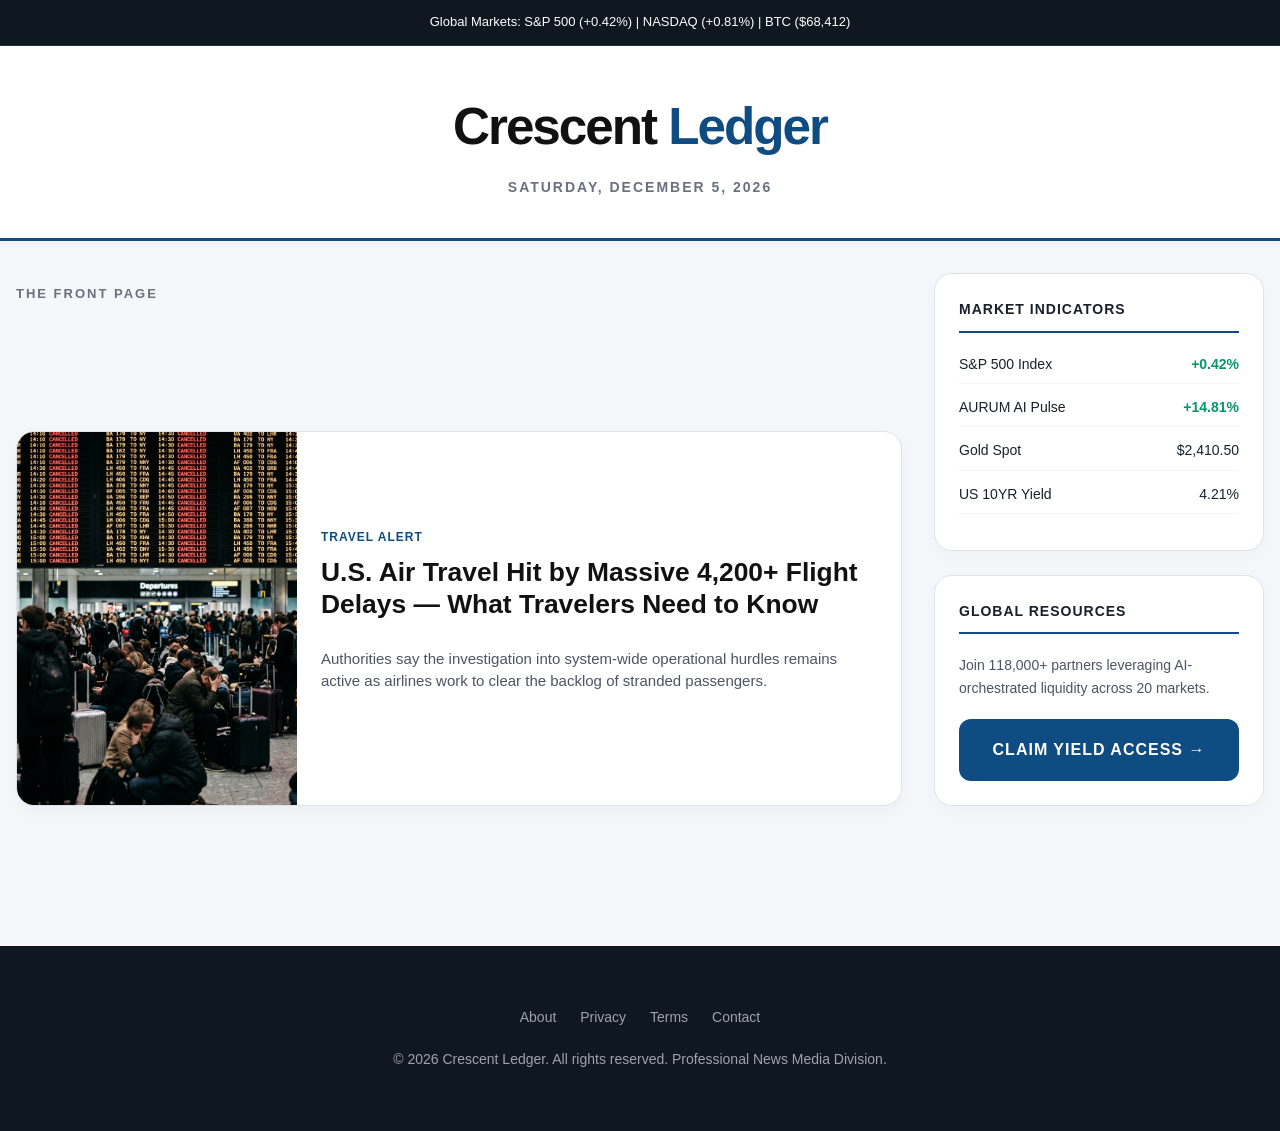
<file: index.html>
<!DOCTYPE html>
<html lang="en">
<head>
  <meta charset="UTF-8">
  <meta name="viewport" content="width=device-width, initial-scale=1.0">
  <title>Crescent Ledger — Professional Business & Global News</title>
  <style>
    :root {
      --bg: #f5f7fb;
      --card: #ffffff;
      --text: #18212b;
      --muted: #68717d;
      --line: #dde3ea;
      --accent: #0f4c81;
    }
    * { box-sizing: border-box; }
    body {
      margin: 0;
      font-family: -apple-system, BlinkMacSystemFont, "Segoe UI", Roboto, Helvetica, Arial, sans-serif;
      color: var(--text);
      background: var(--bg);
      line-height: 1.6;
    }
    a { color: inherit; text-decoration: none; }
    
    .topbar { background: #0f1720; color: #fff; padding: 12px; font-size: 13px; text-align: center; font-weight: 500; border-bottom: 1px solid #243142; }
    
    header { background: #fff; padding: 40px 16px; border-bottom: 3px solid var(--accent); text-align: center; box-shadow: 0 4px 12px rgba(0,0,0,0.03); }
    .site-title { font-size: 3.2rem; font-weight: 900; letter-spacing: -2px; color: #111; margin-bottom: 8px; }
    .site-title span { color: var(--accent); }
    .site-date { color: var(--muted); font-size: 14px; text-transform: uppercase; letter-spacing: 2px; font-weight: 600; }

    .container {
      max-width: 1280px;
      margin: 32px auto;
      padding: 0 16px 60px;
      display: grid;
      grid-template-columns: minmax(0, 1fr) 330px;
      gap: 32px;
    }

    .main-grid { display: grid; gap: 24px; }
    
    .news-card {
      background: var(--card);
      border: 1px solid var(--line);
      border-radius: 18px;
      overflow: hidden;
      display: grid;
      grid-template-columns: 280px 1fr;
      box-shadow: 0 6px 20px rgba(16, 24, 40, 0.04);
      transition: transform 0.2s, box-shadow 0.2s;
    }
    .news-card:hover { transform: translateY(-3px); box-shadow: 0 12px 32px rgba(16, 24, 40, 0.08); }
    
    .card-img { width: 100%; height: 100%; object-fit: cover; background: #eee; }
    .card-content { padding: 24px; display: flex; flex-direction: column; justify-content: center; }
    
    .card-kicker { color: var(--accent); font-weight: 800; font-size: 12px; text-transform: uppercase; margin-bottom: 10px; letter-spacing: 1px; }
    .card-title { font-size: 1.65rem; font-weight: 800; line-height: 1.2; margin: 0 0 12px; color: #111; }
    .card-excerpt { color: #4b5563; font-size: 15px; margin-bottom: 16px; line-height: 1.5; }

    aside { display: grid; gap: 24px; align-content: start; }
    .sidebar-widget { background: #fff; border: 1px solid var(--line); padding: 24px; border-radius: 18px; box-shadow: 0 6px 20px rgba(0,0,0,0.03); }
    .widget-title { font-size: 14px; font-weight: 900; text-transform: uppercase; border-bottom: 2px solid var(--accent); padding-bottom: 10px; margin-bottom: 20px; letter-spacing: 1px; }

    .market-row { display: flex; justify-content: space-between; font-size: 14px; margin-bottom: 12px; padding-bottom: 8px; border-bottom: 1px solid #f3f4f6; }
    .trend-up { color: #059669; font-weight: 700; }

    .cta-button {
      display: block;
      background: var(--accent);
      color: #fff;
      text-align: center;
      padding: 18px;
      border-radius: 12px;
      font-weight: 800;
      text-transform: uppercase;
      letter-spacing: 1px;
      margin-top: 10px;
      transition: opacity 0.2s;
    }
    .cta-button:hover { opacity: 0.9; }

    footer { background: #0f1720; color: #9ca3af; padding: 60px 16px; margin-top: 80px; text-align: center; font-size: 14px; }
    
    @media (max-width: 850px) {
      .container { grid-template-columns: 1fr; }
      .news-card { grid-template-columns: 1fr; }
      .card-img { height: 200px; }
    }
  </style>
</head>
<body>

<div class="topbar">
  Global Markets: S&P 500 (+0.42%) | NASDAQ (+0.81%) | BTC ($68,412)
</div>

<header>
  <div class="site-title">Crescent <span>Ledger</span></div>
  <div class="site-date" id="liveDate">Monday, April 20, 2026</div>
</header>

<div class="container">
  <section class="main-grid">
    <h2 style="font-size: 13px; text-transform: uppercase; letter-spacing: 2px; color: var(--muted); font-weight: 900; margin-bottom: 10px;">The Front Page</h2>
    
    
            <div class="news-card">
                <img src="news/flight-chaos-2026/assets/hero.png" class="card-img" alt="U.S. Air Travel Hit by Massive 4,200+ Flight Delays — What Travelers Need to Know">
                <div class="card-content">
                    <div class="card-kicker">Travel Alert</div>
                    <a href="news/flight-chaos-2026/index.html" class="card-title">U.S. Air Travel Hit by Massive 4,200+ Flight Delays — What Travelers Need to Know</a>
                    <p class="card-excerpt">Authorities say the investigation into system-wide operational hurdles remains active as airlines work to clear the backlog of stranded passengers.</p>
                </div>
            </div>
            

  </section>

  <aside>
    <div class="sidebar-widget">
      <div class="widget-title">Market Indicators</div>
      <div class="market-row"><span>S&P 500 Index</span> <span class="trend-up">+0.42%</span></div>
      <div class="market-row"><span>AURUM AI Pulse</span> <span class="trend-up">+14.81%</span></div>
      <div class="market-row"><span>Gold Spot</span> <span>$2,410.50</span></div>
      <div class="market-row"><span>US 10YR Yield</span> <span>4.21%</span></div>
    </div>

    <div class="sidebar-widget">
      <div class="widget-title">Global Resources</div>
      <p style="font-size: 14px; color: #4b5563; margin-bottom: 20px;">Join 118,000+ partners leveraging AI-orchestrated liquidity across 20 markets.</p>
      <a href="https://welcometoaurum.com" class="cta-button">Claim Yield Access →</a>
    </div>
  </aside>
</div>

<footer>
  <div style="margin-bottom: 20px;">
    <a href="#" style="margin: 0 10px;">About</a>
    <a href="#" style="margin: 0 10px;">Privacy</a>
    <a href="#" style="margin: 0 10px;">Terms</a>
    <a href="#" style="margin: 0 10px;">Contact</a>
  </div>
  &copy; 2026 Crescent Ledger. All rights reserved. Professional News Media Division.
</footer>

<script>
  document.getElementById('liveDate').textContent = new Date().toLocaleDateString('en-US', { 
    weekday: 'long', month: 'long', day: 'numeric', year: 'numeric' 
  });
</script>

</body>
</html>
</file>
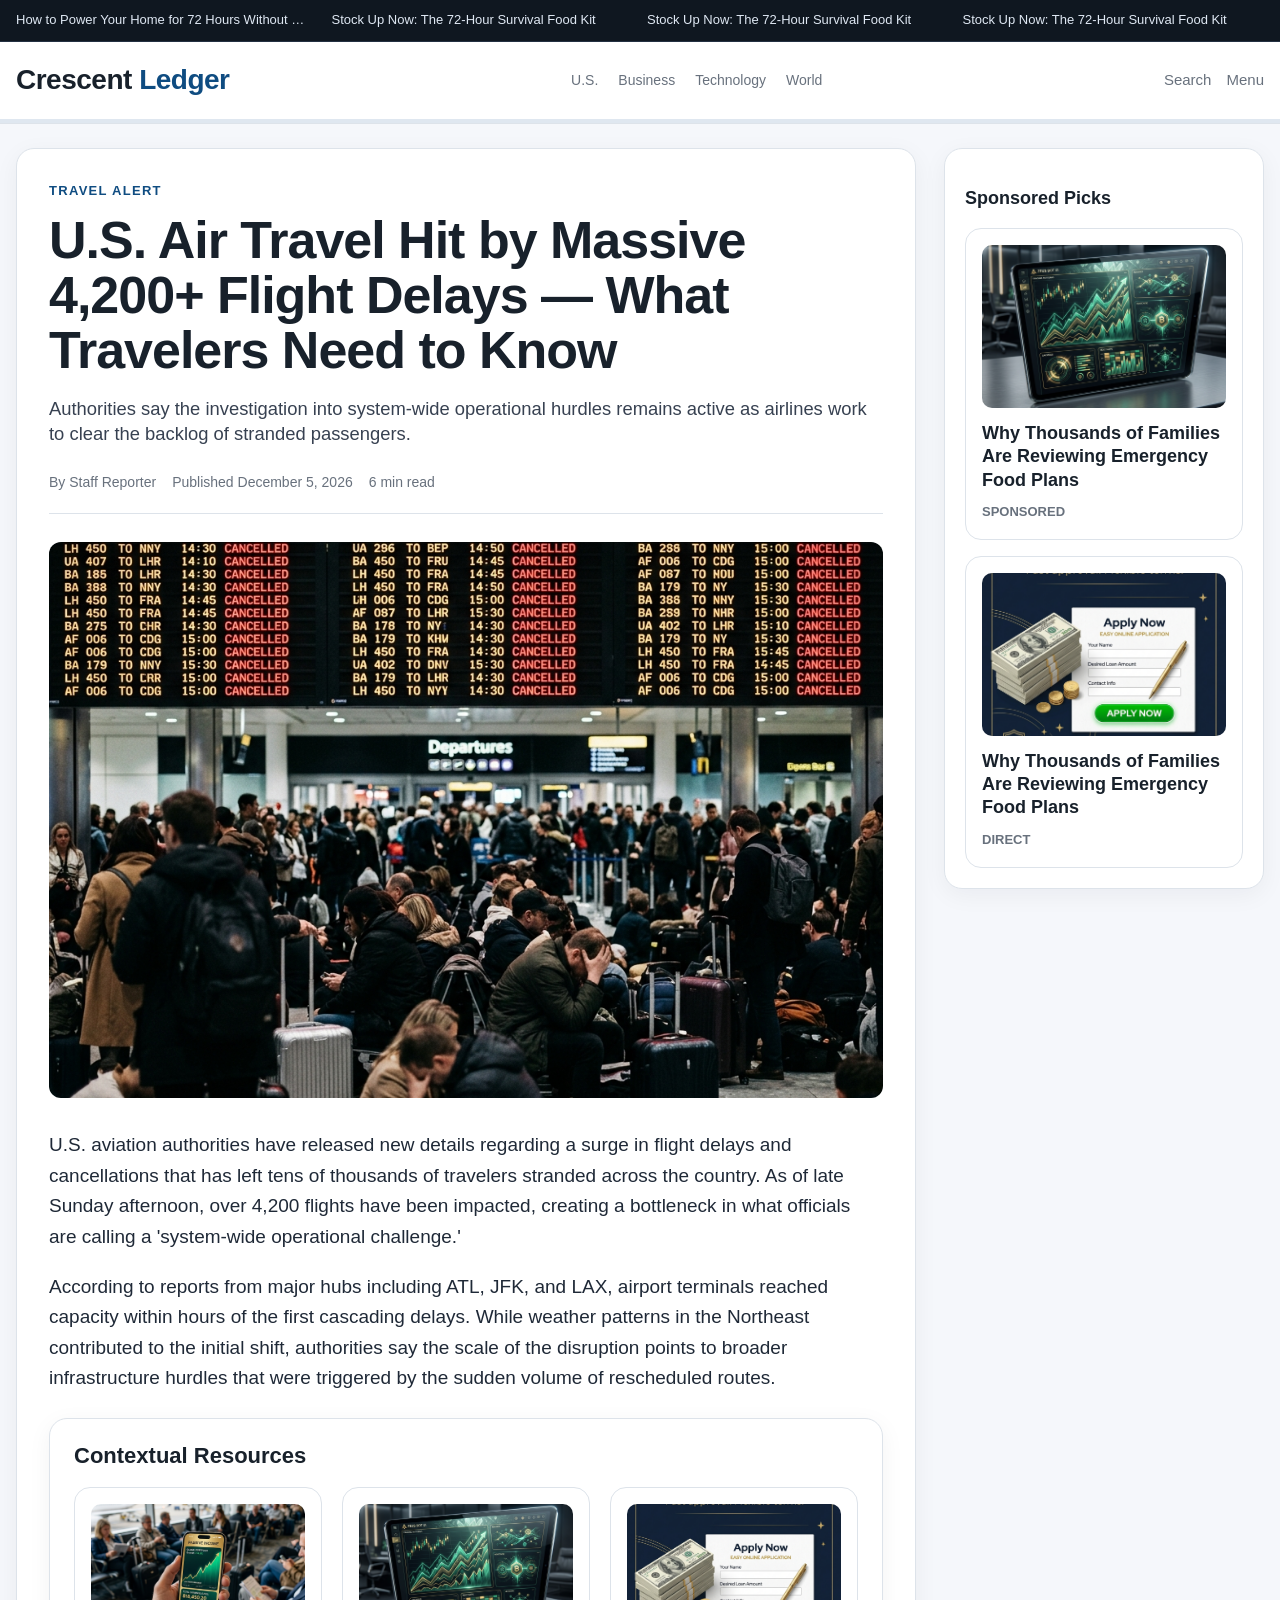
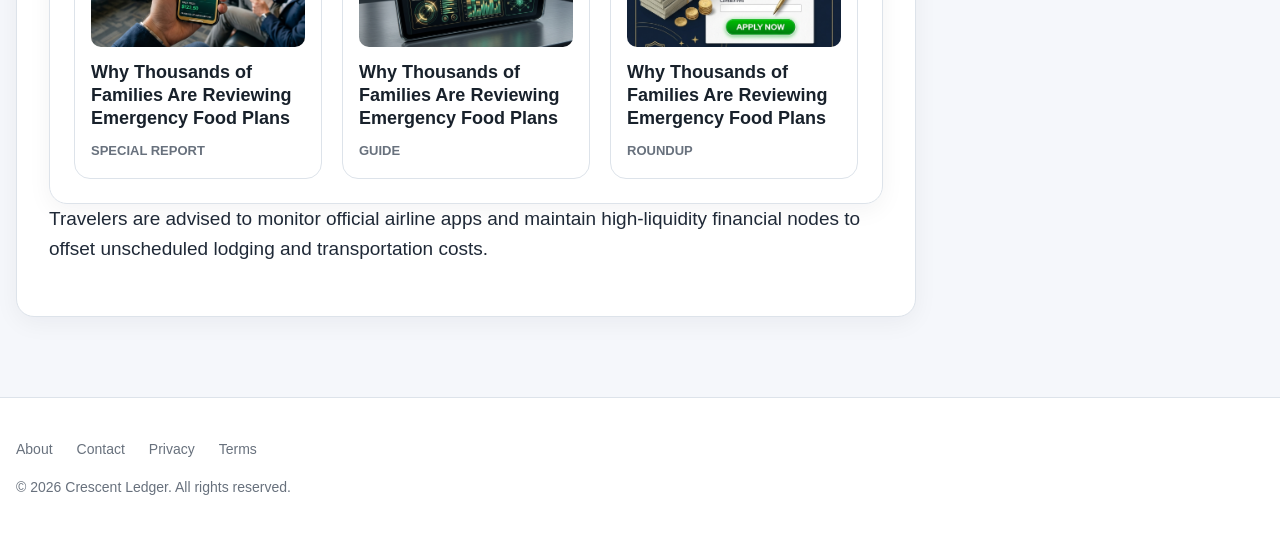
<file: news/flight-chaos-2026/index.html>
<!DOCTYPE html>
<html lang="en">
<head>
  <meta charset="UTF-8">
  <meta name="viewport" content="width=device-width, initial-scale=1.0">
  <title>U.S. Air Travel Hit by Massive 4,200+ Flight Delays — What Travelers Need to Know | Crescent Ledger</title>
  <style>
    :root {
      --bg: #f5f7fb;
      --card: #ffffff;
      --text: #18212b;
      --muted: #68717d;
      --line: #dde3ea;
      --accent: #0f4c81;
      --accent-soft: #e8f1f8;
    }
    * { box-sizing: border-box; }
    body {
      margin: 0;
      font-family: -apple-system, BlinkMacSystemFont, "Segoe UI", Roboto, Helvetica, Arial, sans-serif;
      color: var(--text);
      background: var(--bg);
      line-height: 1.6;
    }
    a { color: inherit; text-decoration: none; }
    
    .topbar {
      background: #0f1720;
      color: #fff;
      font-size: 13px;
      padding: 10px 16px;
      overflow: hidden;
      border-bottom: 1px solid #243142;
      position: sticky;
      top: 0;
      z-index: 20;
    }
    .ticker {
      display: grid;
      grid-template-columns: repeat(4, minmax(0, 1fr));
      gap: 14px;
      max-width: 1280px;
      margin: 0 auto;
    }
    .ticker a {
      white-space: nowrap;
      overflow: hidden;
      text-overflow: ellipsis;
      color: #dfe8f3;
      padding-right: 12px;
    }

    header {
      background: #fff;
      border-bottom: 1px solid var(--line);
      position: relative;
      z-index: 10;
    }
    .header-inner {
      max-width: 1280px;
      margin: 0 auto;
      display: flex;
      align-items: center;
      justify-content: space-between;
      gap: 20px;
      padding: 16px;
    }
    .logo {
      font-size: 28px;
      font-weight: 800;
      letter-spacing: -0.5px;
    }
    .logo span { color: var(--accent); }
    
    nav {
      display: flex;
      flex-wrap: wrap;
      gap: 20px;
      color: var(--muted);
      font-size: 14px;
      font-weight: 500;
    }
    .utility {
      display: flex;
      gap: 15px;
      color: var(--muted);
      font-size: 15px;
    }

    .progress-wrap { height: 4px; background: #dfe7f0; }
    .progress-bar { height: 100%; width: 0; background: var(--accent); }

    .page {
      max-width: 1280px;
      margin: 24px auto;
      padding: 0 16px 40px;
      display: grid;
      grid-template-columns: minmax(0, 1fr) 320px;
      gap: 28px;
      align-items: start;
    }

    .main, .sidebar-card, .module {
      background: var(--card);
      border: 1px solid var(--line);
      border-radius: 18px;
      box-shadow: 0 6px 24px rgba(16, 24, 40, 0.05);
    }

    .article-card { overflow: hidden; }
    .article-inner { padding: 32px; }
    
    .kicker {
      color: var(--accent);
      font-size: 13px;
      font-weight: 700;
      text-transform: uppercase;
      letter-spacing: 0.1em;
      margin-bottom: 12px;
    }
    h1 {
      font-size: clamp(32px, 5vw, 52px);
      line-height: 1.05;
      margin: 0 0 16px;
      font-weight: 900;
      letter-spacing: -1px;
    }
    .dek {
      font-size: 1.15rem;
      color: #374151;
      margin-bottom: 24px;
      line-height: 1.4;
    }

    .meta {
      display: flex;
      flex-wrap: wrap;
      gap: 16px;
      color: var(--muted);
      font-size: 14px;
      padding-bottom: 20px;
      border-bottom: 1px solid var(--line);
      margin-bottom: 28px;
      align-items: center;
    }

    .hero {
      width: 100%;
      aspect-ratio: 1536 / 1024;
      border-radius: 12px;
      overflow: hidden;
      margin-bottom: 32px;
      background: var(--accent-soft);
    }
    .hero img { width: 100%; height: 100%; object-fit: cover; }

    .article-body p {
      margin: 0 0 20px;
      font-size: 19px;
      color: #1f2937;
    }
    .article-body h2 {
      margin: 36px 0 16px;
      font-size: 26px;
      font-weight: 800;
      line-height: 1.2;
    }

    .module { padding: 24px; margin-top: 24px; }
    .module h2 { font-size: 22px; margin: 0 0 18px; font-weight: 800; }

    .tiles { display: grid; gap: 20px; }
    .tiles.three { grid-template-columns: repeat(3, 1fr); }
    
    .tile-item {
      border: 1px solid var(--line);
      border-radius: 16px;
      padding: 16px;
      background: #fff;
      transition: transform 0.2s, box-shadow 0.2s;
    }
    .tile-item:hover { transform: translateY(-4px); box-shadow: 0 8px 20px rgba(0,0,0,0.06); }
    
    .tile-img {
      width: 100%;
      aspect-ratio: 480 / 320;
      border-radius: 10px;
      overflow: hidden;
      margin-bottom: 14px;
      background: var(--bg);
    }
    .tile-img img { width: 100%; height: 100%; object-fit: cover; }
    
    .tile-item h3 { font-size: 18px; line-height: 1.3; margin: 0 0 10px; font-weight: 700; }
    .tile-label { color: var(--muted); font-size: 13px; font-weight: 600; text-transform: uppercase; }

    .timeline { display: grid; gap: 18px; }
    .timeline-item {
      display: grid;
      grid-template-columns: 100px 1fr;
      gap: 16px;
      padding-bottom: 18px;
      border-bottom: 1px solid var(--line);
    }
    .timeline-item:last-child { border-bottom: none; padding-bottom: 0; }
    .time-slot { color: var(--accent); font-weight: 800; font-size: 13px; }

    aside { display: grid; gap: 24px; }
    .sidebar-card { padding: 20px; position: sticky; top: 60px; }
    .ad-slot { width: 100%; background: var(--bg); border: 1px solid var(--line); border-radius: 12px; overflow: hidden; }
    
    .footer { background: #fff; border-top: 1px solid var(--line); margin-top: 40px; }
    .footer-inner { max-width: 1280px; margin: 0 auto; padding: 40px 16px; color: var(--muted); font-size: 14px; }
    .footer-links { display: flex; gap: 24px; margin-bottom: 15px; }

    @media (max-width: 980px) {
      .page { grid-template-columns: 1fr; }
      .sidebar-card { position: static; }
      .tiles.three { grid-template-columns: 1fr; }
    }
  </style>
</head>
<body>
  <div class="topbar">
    <div class="ticker">
      <a href="https://hop.clickbank.net/?affiliate=YOUR_HB&vendor=SURVIVE">How to Power Your Home for 72 Hours Without a Generator</a>
      <a href="https://offers.com/food/?aff=GLOBAL">Stock Up Now: The 72-Hour Survival Food Kit</a>
      <a href="https://offers.com/food/?aff=GLOBAL">Stock Up Now: The 72-Hour Survival Food Kit</a>
      <a href="https://offers.com/food/?aff=GLOBAL">Stock Up Now: The 72-Hour Survival Food Kit</a>
    </div>
  </div>

  <header>
    <div class="header-inner">
      <div class="logo">Crescent <span>Ledger</span></div>
      <nav>
        <a href="#">U.S.</a>
        <a href="#">Business</a>
        <a href="#">Technology</a>
        <a href="#">World</a>
      </nav>
      <div class="utility"><span>Search</span> <span>Menu</span></div>
    </div>
    <div class="progress-wrap"><div class="progress-bar" id="progressBar"></div></div>
  </header>

  <main class="page">
    <section class="main article-card">
      <div class="article-inner">
        <div class="kicker">Travel Alert</div>
        <h1>U.S. Air Travel Hit by Massive 4,200+ Flight Delays — What Travelers Need to Know</h1>
        <p class="dek">Authorities say the investigation into system-wide operational hurdles remains active as airlines work to clear the backlog of stranded passengers.</p>
        <div class="meta">
          <span>By Staff Reporter</span>
          <span id="publishDate">Published today</span>
          <span>6 min read</span>
        </div>
        
        <div class="hero">
          <img src="assets/hero.png" alt="Featured News Image">
        </div>

        <div class="article-body">
          <p>U.S. aviation authorities have released new details regarding a surge in flight delays and cancellations that has left tens of thousands of travelers stranded across the country. As of late Sunday afternoon, over 4,200 flights have been impacted, creating a bottleneck in what officials are calling a 'system-wide operational challenge.'</p><p>According to reports from major hubs including ATL, JFK, and LAX, airport terminals reached capacity within hours of the first cascading delays. While weather patterns in the Northeast contributed to the initial shift, authorities say the scale of the disruption points to broader infrastructure hurdles that were triggered by the sudden volume of rescheduled routes.</p>
          
          <div class="module">
            <h2>Contextual Resources</h2>
            <div class="tiles three">
              <a class="tile-item" href="https://offers.com/food/?aff=GLOBAL">
                <div class="tile-img"><img src="assets/context-1.png" alt="Resource 1"></div>
                <h3>Why Thousands of Families Are Reviewing Emergency Food Plans</h3>
                <div class="tile-label">Special Report</div>
              </a>
              <a class="tile-item" href="https://offers.com/food/?aff=GLOBAL">
                <div class="tile-img"><img src="assets/context-2.png" alt="Resource 2"></div>
                <h3>Why Thousands of Families Are Reviewing Emergency Food Plans</h3>
                <div class="tile-label">Guide</div>
              </a>
              <a class="tile-item" href="https://offers.com/food/?aff=GLOBAL">
                <div class="tile-img"><img src="assets/context-3.png" alt="Resource 3"></div>
                <h3>Why Thousands of Families Are Reviewing Emergency Food Plans</h3>
                <div class="tile-label">Roundup</div>
              </a>
            </div>
          </div>

          <p>Travelers are advised to monitor official airline apps and maintain high-liquidity financial nodes to offset unscheduled lodging and transportation costs.</p>
        </div>
      </div>
    </section>

    <aside>
      <div class="sidebar-card">
        <h2 style="font-size: 18px; font-weight: 800; margin-bottom: 16px;">Sponsored Picks</h2>
        <div style="display: grid; gap: 16px;">
          <a class="tile-item" href="https://offers.com/food/?aff=GLOBAL">
            <div class="tile-img"><img src="assets/sponsored-1.png" alt="Sponsored 1"></div>
            <h3>Why Thousands of Families Are Reviewing Emergency Food Plans</h3>
            <div class="tile-label">Sponsored</div>
          </a>
          <a class="tile-item" href="https://offers.com/food/?aff=GLOBAL">
            <div class="tile-img"><img src="assets/sponsored-2.png" alt="Sponsored 2"></div>
            <h3>Why Thousands of Families Are Reviewing Emergency Food Plans</h3>
            <div class="tile-label">Direct</div>
          </a>
        </div>
      </div>
    </aside>
  </main>

  <footer class="footer">
    <div class="footer-inner">
      <div class="footer-links">
        <a href="#">About</a>
        <a href="#">Contact</a>
        <a href="#">Privacy</a>
        <a href="#">Terms</a>
      </div>
      <div>© <span id="yearNow">2026</span> Crescent Ledger. All rights reserved.</div>
    </div>
  </footer>

  <script>
    (function () {
      var now = new Date();
      document.getElementById('publishDate').textContent = 'Published ' + now.toLocaleDateString('en-US', { year: 'numeric', month: 'long', day: 'numeric' });
      document.getElementById('yearNow').textContent = now.getFullYear();
      var progressBar = document.getElementById('progressBar');
      window.addEventListener('scroll', function () {
        var st = window.scrollY;
        var dh = document.documentElement.scrollHeight - window.innerHeight;
        progressBar.style.width = Math.min(100, Math.max(0, (st / dh) * 100)) + '%';
      });
    }());
  </script>
</body>
</html>
</file>
